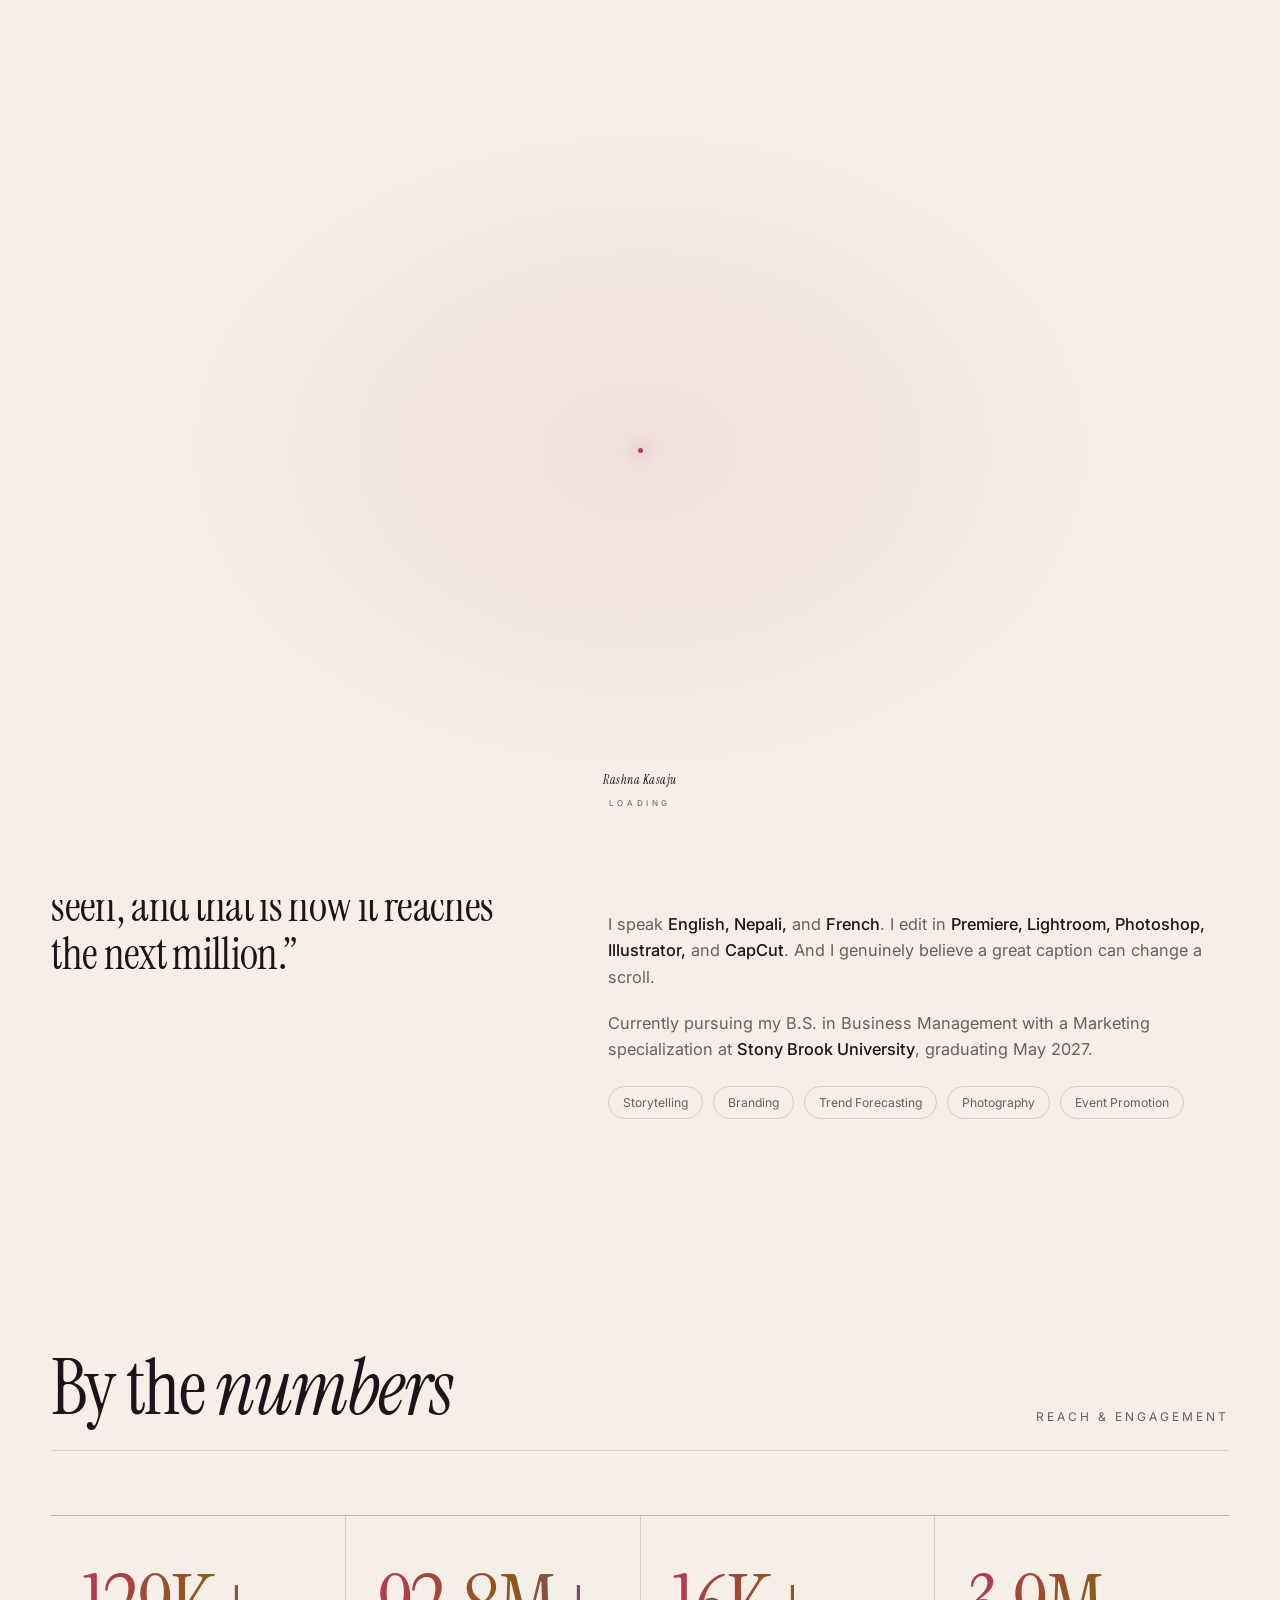
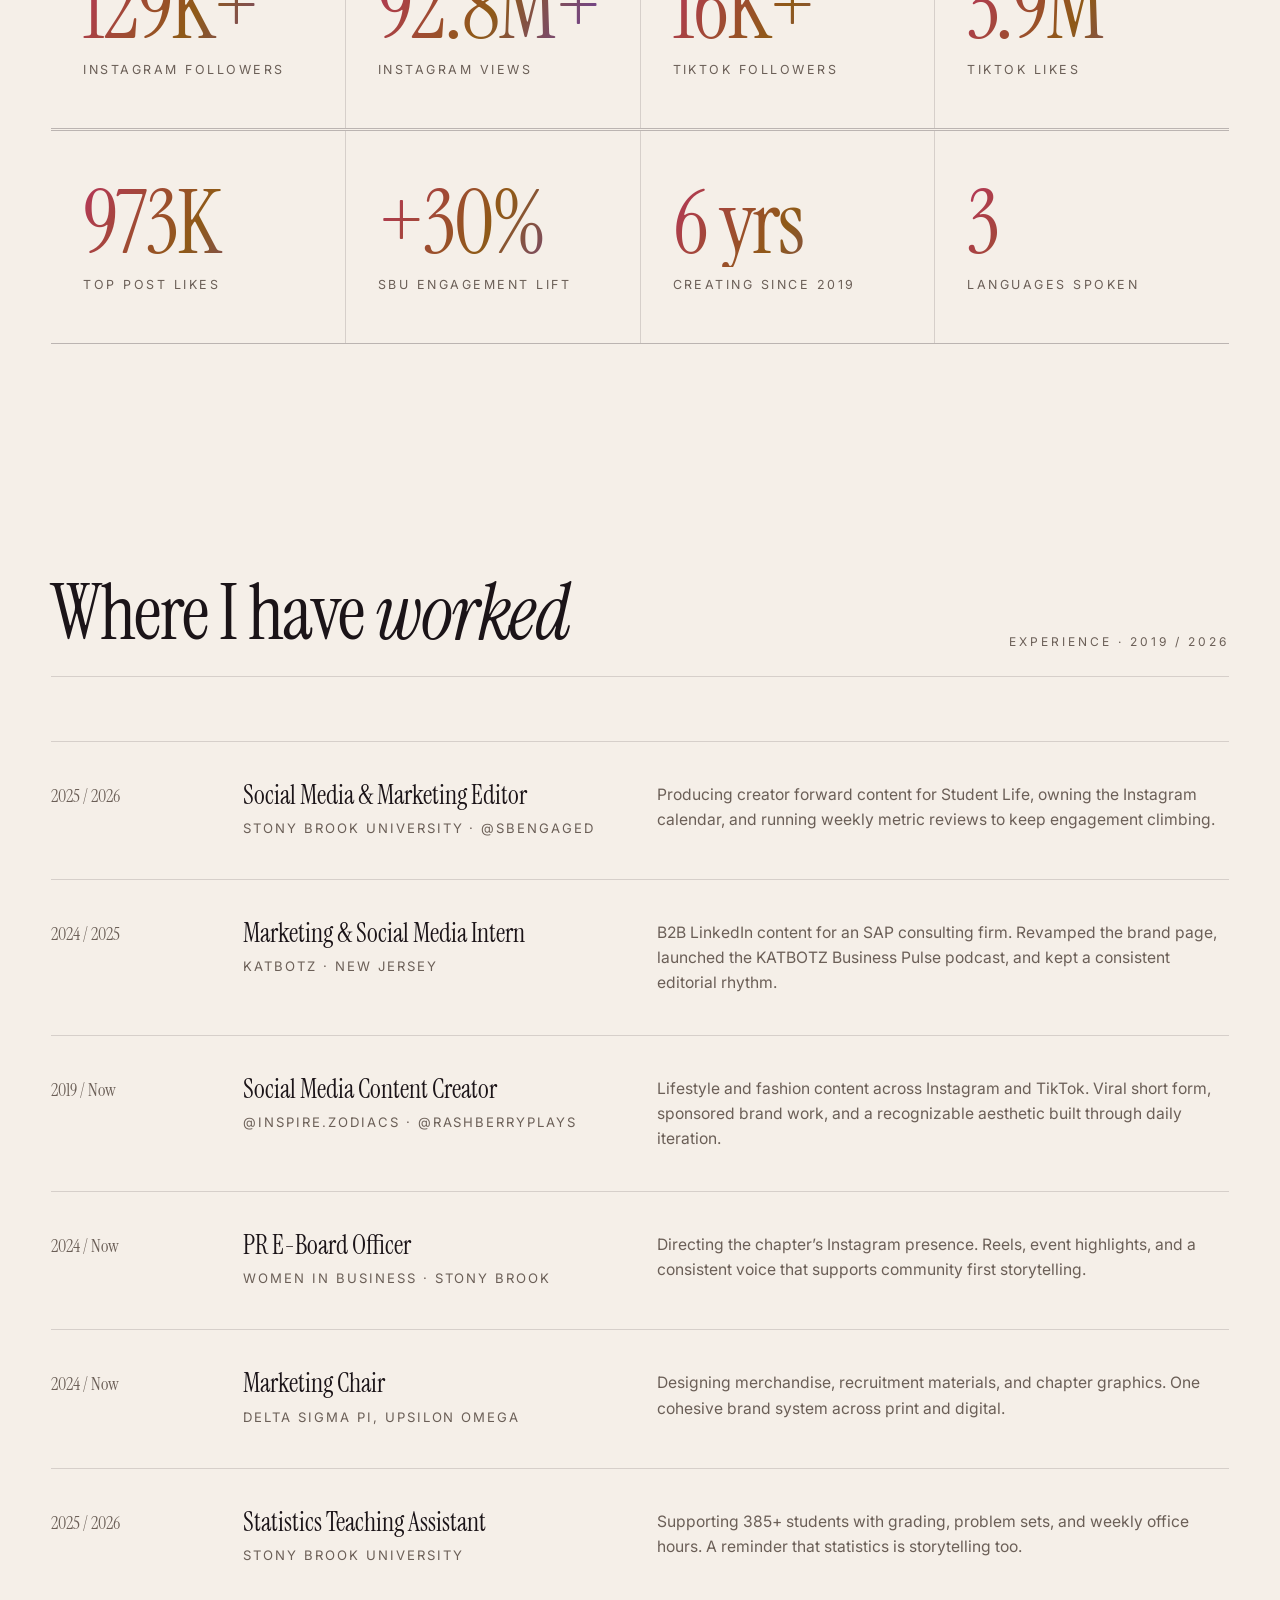
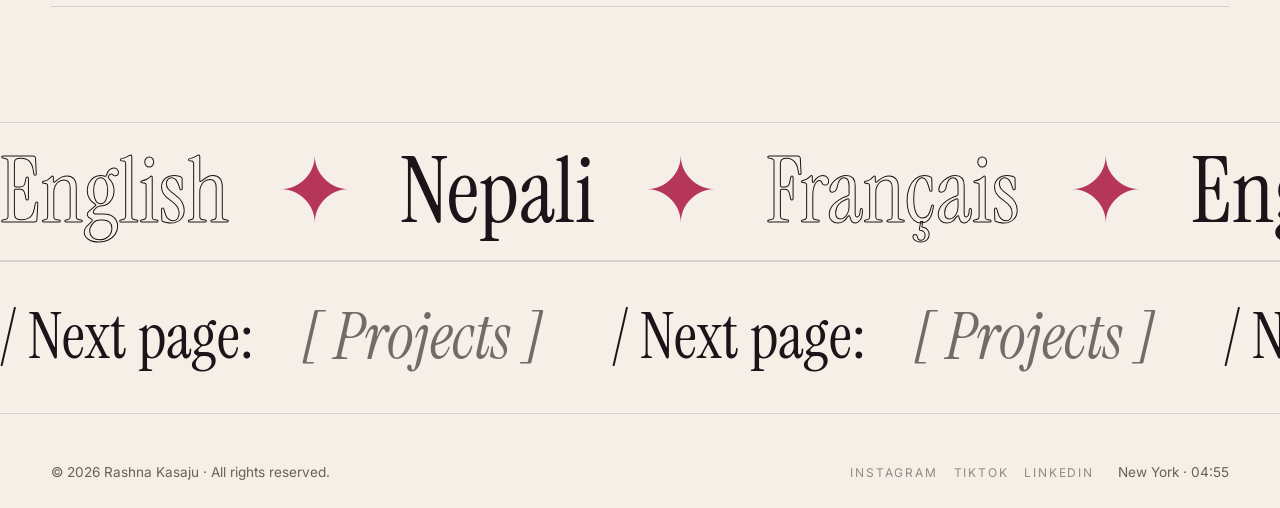
<file: about.html>
<!DOCTYPE html>
<html lang="en">
  <head>
    <meta charset="UTF-8" />
    <meta name="viewport" content="width=device-width, initial-scale=1.0" />
    <title>About / Rashna Kasaju</title>
    <meta
      name="description"
      content="About Rashna Kasaju. Content creator, digital marketer, marketing student at Stony Brook University."
    />
    <link rel="preconnect" href="https://fonts.googleapis.com" />
    <link rel="preconnect" href="https://fonts.gstatic.com" crossorigin />
    <link
      href="https://fonts.googleapis.com/css2?family=Instrument+Serif:ital@0;1&family=Inter:wght@300;400;500;600&display=swap"
      rel="stylesheet"
    />
    <link rel="stylesheet" href="assets/css/styles.css" />
  </head>
  <body>
    <div id="loader">
      <div class="loader-stage">
        <span class="loader-ripple"></span>
        <span class="loader-ripple"></span>
        <span class="loader-ripple"></span>
        <span class="loader-ripple"></span>
        <span class="loader-core"></span>
      </div>
      <div class="loader-mark">Rashna Kasaju</div>
    </div>

    <div class="noise" aria-hidden="true"></div>

    <nav class="nav">
      <a class="brand" href="index.html">
        <span class="dot"></span> Rashna K.
      </a>
      <button class="nav-toggle" aria-label="Menu">
        <span></span><span></span><span></span>
      </button>
      <ul class="nav-links">
        <li><a href="index.html">Home</a></li>
        <li><a href="about.html" class="active">About</a></li>
        <li><a href="projects.html">Projects</a></li>
        <li><a href="contact.html">Contact</a></li>
        <li>
          <button class="theme-toggle" aria-label="Toggle theme">
            <span class="icon"></span>
            <span class="label">Dark</span>
          </button>
        </li>
      </ul>
    </nav>

    <!-- ============ HERO ============ -->
    <header class="hero container">
      <div class="eyebrow overline">About &middot; The Story Behind the Feed</div>

      <h1 class="display">
        <span class="line"><span>Part storyteller,</span></span>
        <span class="line"><span>part <em class="italic">strategist</em>.</span></span>
      </h1>

      <div class="sub">
        <p>
          I have been making the internet feel a little more personal since 2019.
          Turning aesthetics, trends, and cultural moments into content that
          <em class="italic">actually</em> connects.
        </p>
        <div class="role">B.S. Marketing &middot; Stony Brook &middot; '27</div>
      </div>
    </header>

    <!-- ============ BIO ============ -->
    <section class="section container">
      <div class="about-grid">
        <div class="lead reveal">
          &ldquo;Great content is not loud.
          It is <em class="italic">specific</em>.
          It makes one person feel seen, and that is how it reaches the next million.&rdquo;
        </div>
        <div class="body reveal delay-1">
          <p>
            I am Rashna Kasaju, a content creator and marketing student based
            in New York. I run <strong>@inspire.zodiacs</strong> on Instagram
            (129K+ followers, 92.8M+ views) and <strong>@rashberryplays</strong>
            on TikTok, where lifestyle, fashion, and aesthetic short form come
            together.
          </p>
          <p>
            I speak <strong>English, Nepali,</strong> and <strong>French</strong>.
            I edit in <strong>Premiere, Lightroom, Photoshop, Illustrator,</strong>
            and <strong>CapCut</strong>. And I genuinely believe a great caption
            can change a scroll.
          </p>
          <p>
            Currently pursuing my B.S. in Business Management with a Marketing
            specialization at <strong>Stony Brook University</strong>, graduating
            May 2027.
          </p>
          <div class="tag-row" style="margin-top: 24px">
            <span class="tag">Storytelling</span>
            <span class="tag">Branding</span>
            <span class="tag">Trend Forecasting</span>
            <span class="tag">Photography</span>
            <span class="tag">Event Promotion</span>
          </div>
        </div>
      </div>
    </section>

    <!-- ============ BY THE NUMBERS ============ -->
    <section class="section container">
      <div class="section-head reveal">
        <h2>By the <em class="italic">numbers</em></h2>
        <div class="kicker">Reach &amp; Engagement</div>
      </div>

      <div class="stats">
        <div class="stat reveal">
          <div class="num">129K+</div>
          <div class="label">Instagram Followers</div>
        </div>
        <div class="stat reveal delay-1">
          <div class="num">92.8M+</div>
          <div class="label">Instagram Views</div>
        </div>
        <div class="stat reveal delay-2">
          <div class="num">16K+</div>
          <div class="label">TikTok Followers</div>
        </div>
        <div class="stat reveal delay-3">
          <div class="num">3.9M</div>
          <div class="label">TikTok Likes</div>
        </div>
      </div>

      <div class="stats" style="margin-top: 1px">
        <div class="stat reveal">
          <div class="num">973K</div>
          <div class="label">Top Post Likes</div>
        </div>
        <div class="stat reveal delay-1">
          <div class="num">+30%</div>
          <div class="label">SBU Engagement Lift</div>
        </div>
        <div class="stat reveal delay-2">
          <div class="num">6 yrs</div>
          <div class="label">Creating Since 2019</div>
        </div>
        <div class="stat reveal delay-3">
          <div class="num">3</div>
          <div class="label">Languages Spoken</div>
        </div>
      </div>
    </section>

    <!-- ============ EXPERIENCE TIMELINE ============ -->
    <section class="section container">
      <div class="section-head reveal">
        <h2>Where I have <em class="italic">worked</em></h2>
        <div class="kicker">Experience &middot; 2019 / 2026</div>
      </div>

      <div class="timeline">
        <div class="timeline-item reveal">
          <div class="year">2025 / 2026</div>
          <div>
            <h3>Social Media &amp; Marketing Editor</h3>
            <div class="company">Stony Brook University &middot; @SBEngaged</div>
          </div>
          <div class="desc">
            <p>
              Producing creator forward content for Student Life, owning the
              Instagram calendar, and running weekly metric reviews to keep
              engagement climbing.
            </p>
          </div>
        </div>

        <div class="timeline-item reveal">
          <div class="year">2024 / 2025</div>
          <div>
            <h3>Marketing &amp; Social Media Intern</h3>
            <div class="company">KATBOTZ &middot; New Jersey</div>
          </div>
          <div class="desc">
            <p>
              B2B LinkedIn content for an SAP consulting firm. Revamped the
              brand page, launched the KATBOTZ Business Pulse podcast, and kept
              a consistent editorial rhythm.
            </p>
          </div>
        </div>

        <div class="timeline-item reveal">
          <div class="year">2019 / Now</div>
          <div>
            <h3>Social Media Content Creator</h3>
            <div class="company">@inspire.zodiacs &middot; @rashberryplays</div>
          </div>
          <div class="desc">
            <p>
              Lifestyle and fashion content across Instagram and TikTok. Viral
              short form, sponsored brand work, and a recognizable aesthetic
              built through daily iteration.
            </p>
          </div>
        </div>

        <div class="timeline-item reveal">
          <div class="year">2024 / Now</div>
          <div>
            <h3>PR E-Board Officer</h3>
            <div class="company">Women In Business &middot; Stony Brook</div>
          </div>
          <div class="desc">
            <p>
              Directing the chapter&rsquo;s Instagram presence. Reels, event
              highlights, and a consistent voice that supports community first
              storytelling.
            </p>
          </div>
        </div>

        <div class="timeline-item reveal">
          <div class="year">2024 / Now</div>
          <div>
            <h3>Marketing Chair</h3>
            <div class="company">Delta Sigma Pi, Upsilon Omega</div>
          </div>
          <div class="desc">
            <p>
              Designing merchandise, recruitment materials, and chapter
              graphics. One cohesive brand system across print and digital.
            </p>
          </div>
        </div>

        <div class="timeline-item reveal">
          <div class="year">2025 / 2026</div>
          <div>
            <h3>Statistics Teaching Assistant</h3>
            <div class="company">Stony Brook University</div>
          </div>
          <div class="desc">
            <p>
              Supporting 385+ students with grading, problem sets, and weekly
              office hours. A reminder that statistics is storytelling too.
            </p>
          </div>
        </div>
      </div>
    </section>

    <!-- ============ LANGUAGES MARQUEE ============ -->
    <section class="marquee" aria-hidden="true">
      <div class="marquee-track">
        <span class="outline">English</span>
        <span class="spacer">&#10022;</span>
        <span>Nepali</span>
        <span class="spacer">&#10022;</span>
        <span class="outline">Fran&ccedil;ais</span>
        <span class="spacer">&#10022;</span>
        <span>English</span>
        <span class="spacer">&#10022;</span>
        <span class="outline">Nepali</span>
        <span class="spacer">&#10022;</span>
        <span>Fran&ccedil;ais</span>
        <span class="spacer">&#10022;</span>
      </div>
    </section>

    <!-- ============ PAGE TRANSITION ============ -->
    <div class="page-transition" aria-hidden="true">
      <a href="projects.html">
        / Next page: <span>[ Projects ]</span>
        &nbsp;&nbsp;/ Next page: <span>[ Projects ]</span>
        &nbsp;&nbsp;/ Next page: <span>[ Projects ]</span>
        &nbsp;&nbsp;/ Next page: <span>[ Projects ]</span>
        &nbsp;&nbsp;/ Next page: <span>[ Projects ]</span>
      </a>
    </div>

    <footer>
      <div class="container footer-grid">
        <div>&copy; 2026 Rashna Kasaju &middot; All rights reserved.</div>
        <div class="socials">
          <a href="https://www.instagram.com/inspire.zodiacs/" target="_blank" rel="noopener">Instagram</a>
          <a href="https://www.tiktok.com/@rashberryplays" target="_blank" rel="noopener">TikTok</a>
          <a href="https://linkedin.com/in/rashna-kasaju/" target="_blank" rel="noopener">LinkedIn</a>
        </div>
        <div>New York &middot; <span data-clock>--:--</span></div>
      </div>
    </footer>

    <script src="assets/js/main.js"></script>
  </body>
</html>
</file>
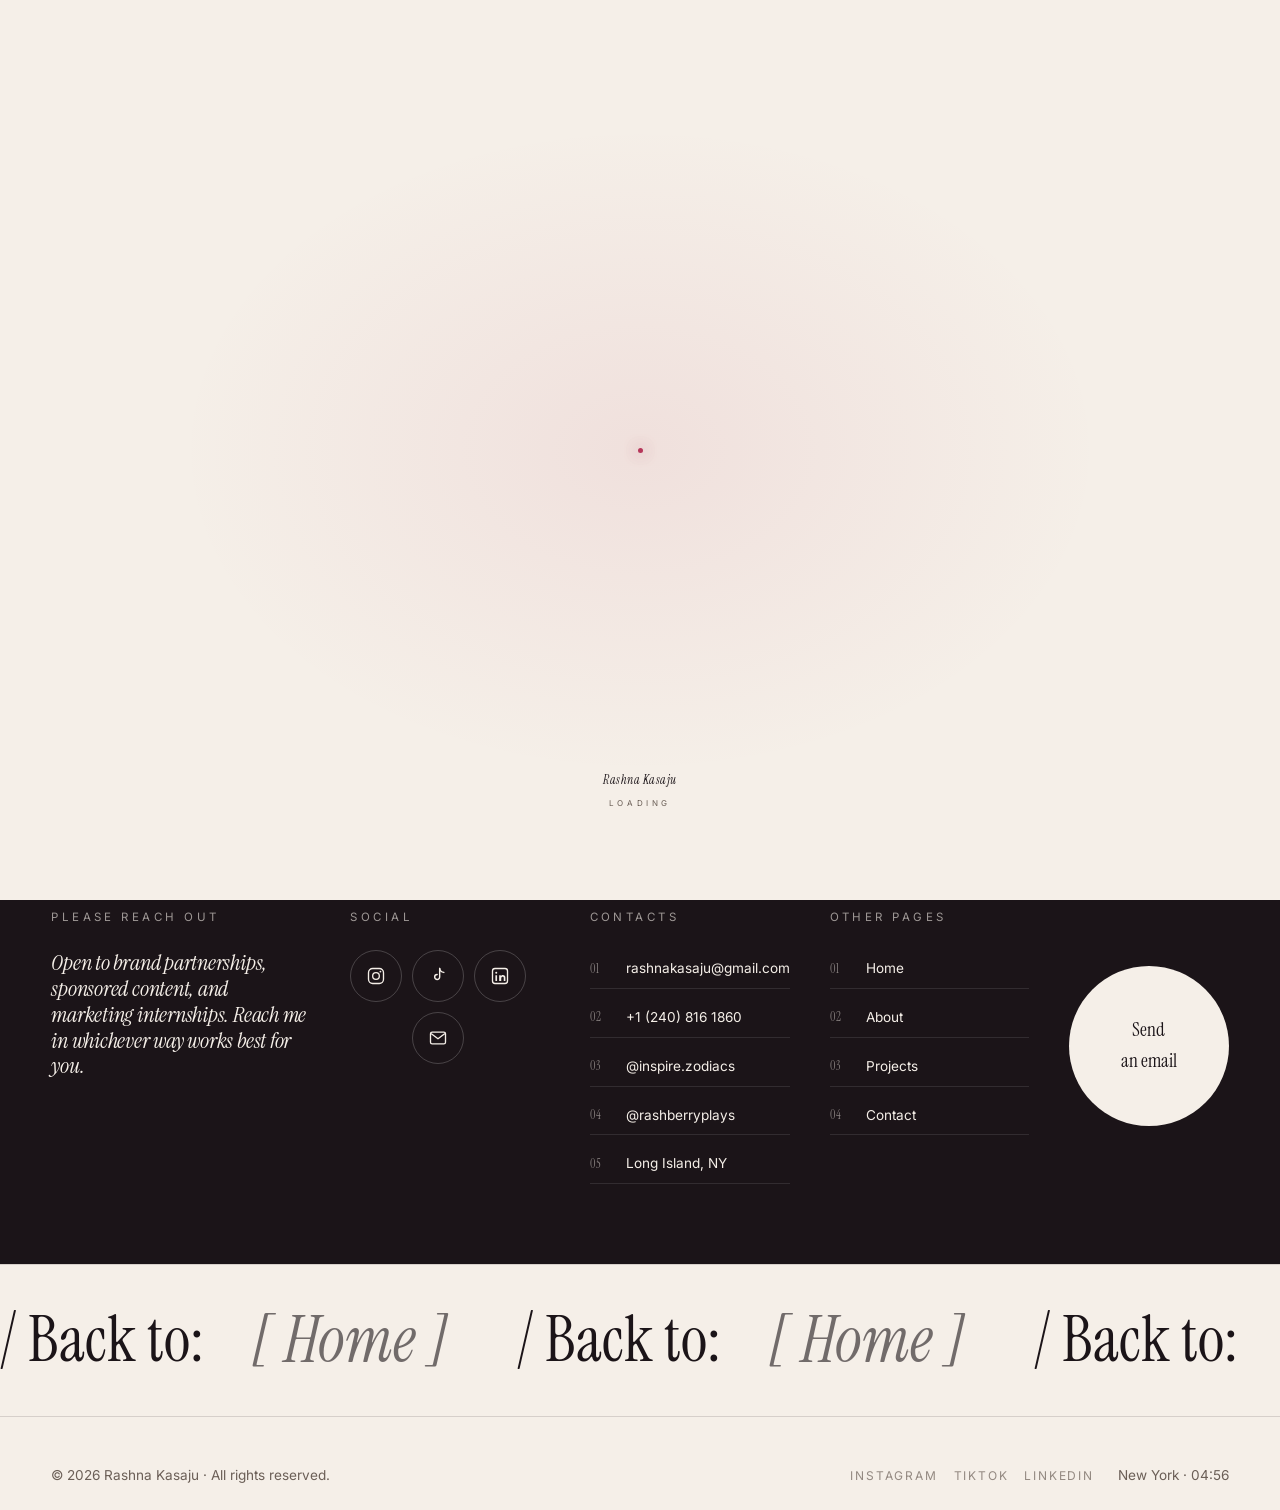
<file: contact.html>
<!DOCTYPE html>
<html lang="en">
  <head>
    <meta charset="UTF-8" />
    <meta name="viewport" content="width=device-width, initial-scale=1.0" />
    <title>Contact / Rashna Kasaju</title>
    <meta
      name="description"
      content="Get in touch with Rashna Kasaju for brand partnerships, content creation, and social strategy inquiries."
    />
    <link rel="preconnect" href="https://fonts.googleapis.com" />
    <link rel="preconnect" href="https://fonts.gstatic.com" crossorigin />
    <link
      href="https://fonts.googleapis.com/css2?family=Instrument+Serif:ital@0;1&family=Inter:wght@300;400;500;600&display=swap"
      rel="stylesheet"
    />
    <link rel="stylesheet" href="assets/css/styles.css" />
  </head>
  <body>
    <div id="loader">
      <div class="loader-stage">
        <span class="loader-ripple"></span>
        <span class="loader-ripple"></span>
        <span class="loader-ripple"></span>
        <span class="loader-ripple"></span>
        <span class="loader-core"></span>
      </div>
      <div class="loader-mark">Rashna Kasaju</div>
    </div>

    <div class="noise" aria-hidden="true"></div>

    <nav class="nav">
      <a class="brand" href="index.html">
        <span class="dot"></span> Rashna K.
      </a>
      <button class="nav-toggle" aria-label="Menu">
        <span></span><span></span><span></span>
      </button>
      <ul class="nav-links">
        <li><a href="index.html">Home</a></li>
        <li><a href="about.html">About</a></li>
        <li><a href="projects.html">Projects</a></li>
        <li><a href="contact.html" class="active">Contact</a></li>
        <li>
          <button class="theme-toggle" aria-label="Toggle theme">
            <span class="icon"></span>
            <span class="label">Dark</span>
          </button>
        </li>
      </ul>
    </nav>

    <!-- ============ CONTACT HERO with floating cards ============ -->
    <header class="contact-hero">
      <div class="business-card c1">
        <div>
          <div class="bc-name">Rashna<br />Kasaju</div>
          <div class="bc-role">Content Creator</div>
        </div>
        <div class="bc-info">
          rashnakasaju@gmail.com<br />
          @inspire.zodiacs
        </div>
      </div>

      <div class="business-card c2 alt">
        <div>
          <div class="bc-name">Rashna<br />Kasaju</div>
          <div class="bc-role">Digital Marketer</div>
        </div>
        <div class="bc-info">
          +1 (240) 816&middot;1860<br />
          Long Island, NY
        </div>
      </div>

      <div class="business-card c3">
        <div>
          <div class="bc-name">Rashna<br />Kasaju</div>
          <div class="bc-role">Storyteller</div>
        </div>
        <div class="bc-info">
          linkedin.com/in/rashna-kasaju<br />
          @rashberryplays
        </div>
      </div>

      <h1 class="giant">
        Get in<br /><em>touch</em>
      </h1>
    </header>

    <!-- ============ CONTACT BAND ============ -->
    <section class="contact-band">
      <div class="container">
        <div>
          <h4>Please reach out</h4>
          <div class="intro-blurb">
            Open to brand partnerships, sponsored content, and marketing
            internships. Reach me in whichever way works best for you.
          </div>
        </div>

        <div>
          <h4>Social</h4>
          <div class="socials-row">
            <a
              class="social-btn"
              href="https://www.instagram.com/inspire.zodiacs/"
              target="_blank"
              rel="noopener"
              aria-label="Instagram"
              title="Instagram"
            >
              <svg viewBox="0 0 24 24" fill="none" aria-hidden="true">
                <rect x="3" y="3" width="18" height="18" rx="5" stroke="currentColor" stroke-width="1.6"/>
                <circle cx="12" cy="12" r="4" stroke="currentColor" stroke-width="1.6"/>
                <circle cx="17.3" cy="6.7" r="1.1" fill="currentColor"/>
              </svg>
            </a>
            <a
              class="social-btn"
              href="https://www.tiktok.com/@rashberryplays"
              target="_blank"
              rel="noopener"
              aria-label="TikTok"
              title="TikTok"
            >
              <svg viewBox="0 0 24 24" fill="none" aria-hidden="true">
                <path d="M14 3v10.2a3 3 0 1 1-3-3" stroke="currentColor" stroke-width="1.7" stroke-linecap="round" stroke-linejoin="round"/>
                <path d="M14 3c.4 2.6 2 4.4 5 4.7" stroke="currentColor" stroke-width="1.7" stroke-linecap="round" stroke-linejoin="round"/>
              </svg>
            </a>
            <a
              class="social-btn"
              href="https://linkedin.com/in/rashna-kasaju/"
              target="_blank"
              rel="noopener"
              aria-label="LinkedIn"
              title="LinkedIn"
            >
              <svg viewBox="0 0 24 24" fill="none" aria-hidden="true">
                <rect x="3" y="3" width="18" height="18" rx="3" stroke="currentColor" stroke-width="1.6"/>
                <circle cx="7.5" cy="8" r="1.2" fill="currentColor"/>
                <path d="M6.5 11h2v7h-2zM11 11h2v1.1c.5-.7 1.4-1.3 2.5-1.3 1.9 0 3 1.2 3 3.2V18h-2v-3.6c0-1-.4-1.6-1.4-1.6s-1.6.7-1.6 1.8V18h-2.5v-7z" fill="currentColor"/>
              </svg>
            </a>
            <a
              class="social-btn"
              href="mailto:rashnakasaju@gmail.com"
              aria-label="Email"
              title="Email"
            >
              <svg viewBox="0 0 24 24" fill="none" aria-hidden="true">
                <rect x="3" y="5" width="18" height="14" rx="2" stroke="currentColor" stroke-width="1.6"/>
                <path d="M4 7l8 6 8-6" stroke="currentColor" stroke-width="1.6" stroke-linecap="round" stroke-linejoin="round"/>
              </svg>
            </a>
          </div>
        </div>

        <div>
          <h4>Contacts</h4>
          <div class="contact-list">
            <div class="row">
              <div class="idx">01</div>
              <div>
                <a href="mailto:rashnakasaju@gmail.com">rashnakasaju@gmail.com</a>
              </div>
            </div>
            <div class="row">
              <div class="idx">02</div>
              <div><a href="tel:+12408161860">+1 (240) 816 1860</a></div>
            </div>
            <div class="row">
              <div class="idx">03</div>
              <div>
                <a
                  href="https://www.instagram.com/inspire.zodiacs/"
                  target="_blank"
                  rel="noopener"
                >
                  @inspire.zodiacs
                </a>
              </div>
            </div>
            <div class="row">
              <div class="idx">04</div>
              <div>
                <a
                  href="https://www.tiktok.com/@rashberryplays"
                  target="_blank"
                  rel="noopener"
                >
                  @rashberryplays
                </a>
              </div>
            </div>
            <div class="row">
              <div class="idx">05</div>
              <div>Long Island, NY</div>
            </div>
          </div>
        </div>

        <div>
          <h4>Other pages</h4>
          <div class="contact-list">
            <div class="row">
              <div class="idx">01</div>
              <div><a href="index.html">Home</a></div>
            </div>
            <div class="row">
              <div class="idx">02</div>
              <div><a href="about.html">About</a></div>
            </div>
            <div class="row">
              <div class="idx">03</div>
              <div><a href="projects.html">Projects</a></div>
            </div>
            <div class="row">
              <div class="idx">04</div>
              <div><a href="contact.html">Contact</a></div>
            </div>
          </div>
        </div>

        <a class="send-btn" href="mailto:rashnakasaju@gmail.com?subject=Hello%20Rashna">
          Send<br />an email
        </a>
      </div>
    </section>

    <!-- ============ PAGE TRANSITION ============ -->
    <div class="page-transition" aria-hidden="true">
      <a href="index.html">
        / Back to: <span>[ Home ]</span>
        &nbsp;&nbsp;/ Back to: <span>[ Home ]</span>
        &nbsp;&nbsp;/ Back to: <span>[ Home ]</span>
        &nbsp;&nbsp;/ Back to: <span>[ Home ]</span>
        &nbsp;&nbsp;/ Back to: <span>[ Home ]</span>
      </a>
    </div>

    <footer>
      <div class="container footer-grid">
        <div>&copy; 2026 Rashna Kasaju &middot; All rights reserved.</div>
        <div class="socials">
          <a href="https://www.instagram.com/inspire.zodiacs/" target="_blank" rel="noopener">Instagram</a>
          <a href="https://www.tiktok.com/@rashberryplays" target="_blank" rel="noopener">TikTok</a>
          <a href="https://linkedin.com/in/rashna-kasaju/" target="_blank" rel="noopener">LinkedIn</a>
        </div>
        <div>New York &middot; <span data-clock>--:--</span></div>
      </div>
    </footer>

    <script src="assets/js/main.js"></script>
  </body>
</html>
</file>
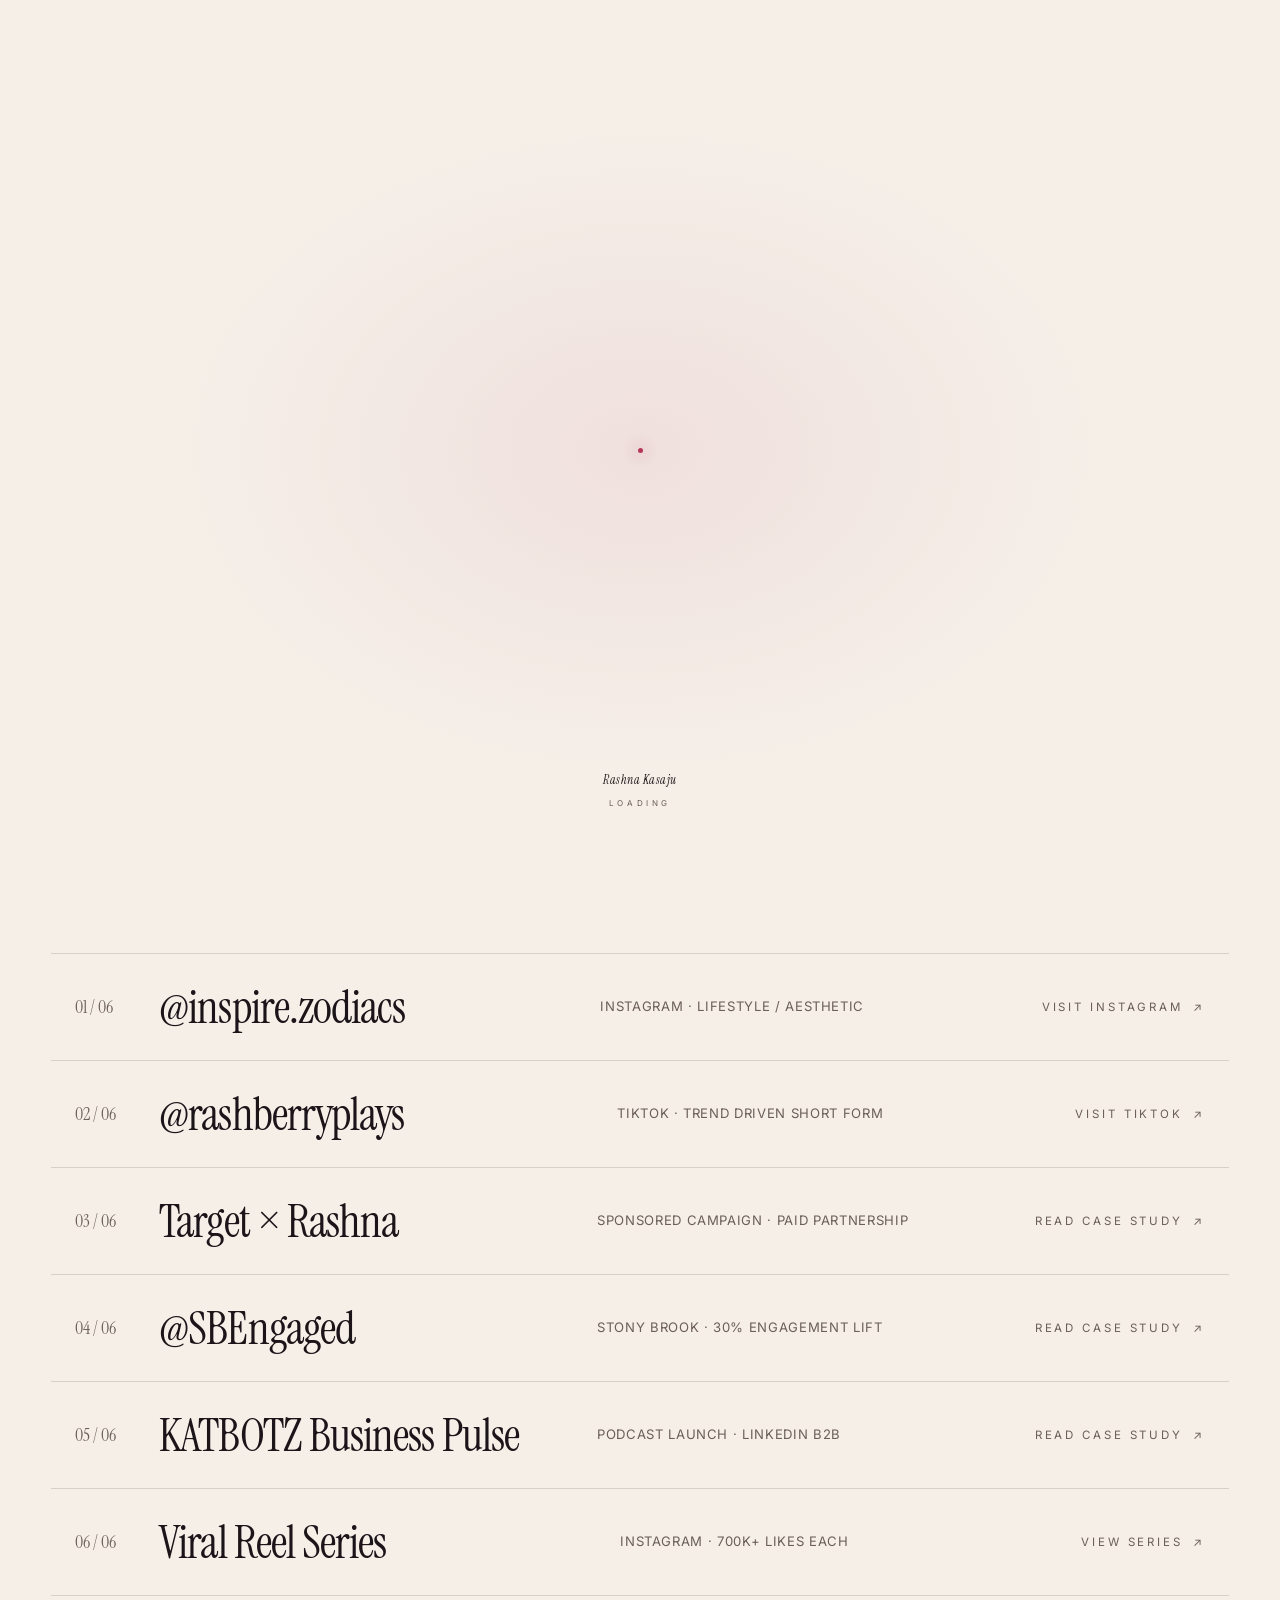
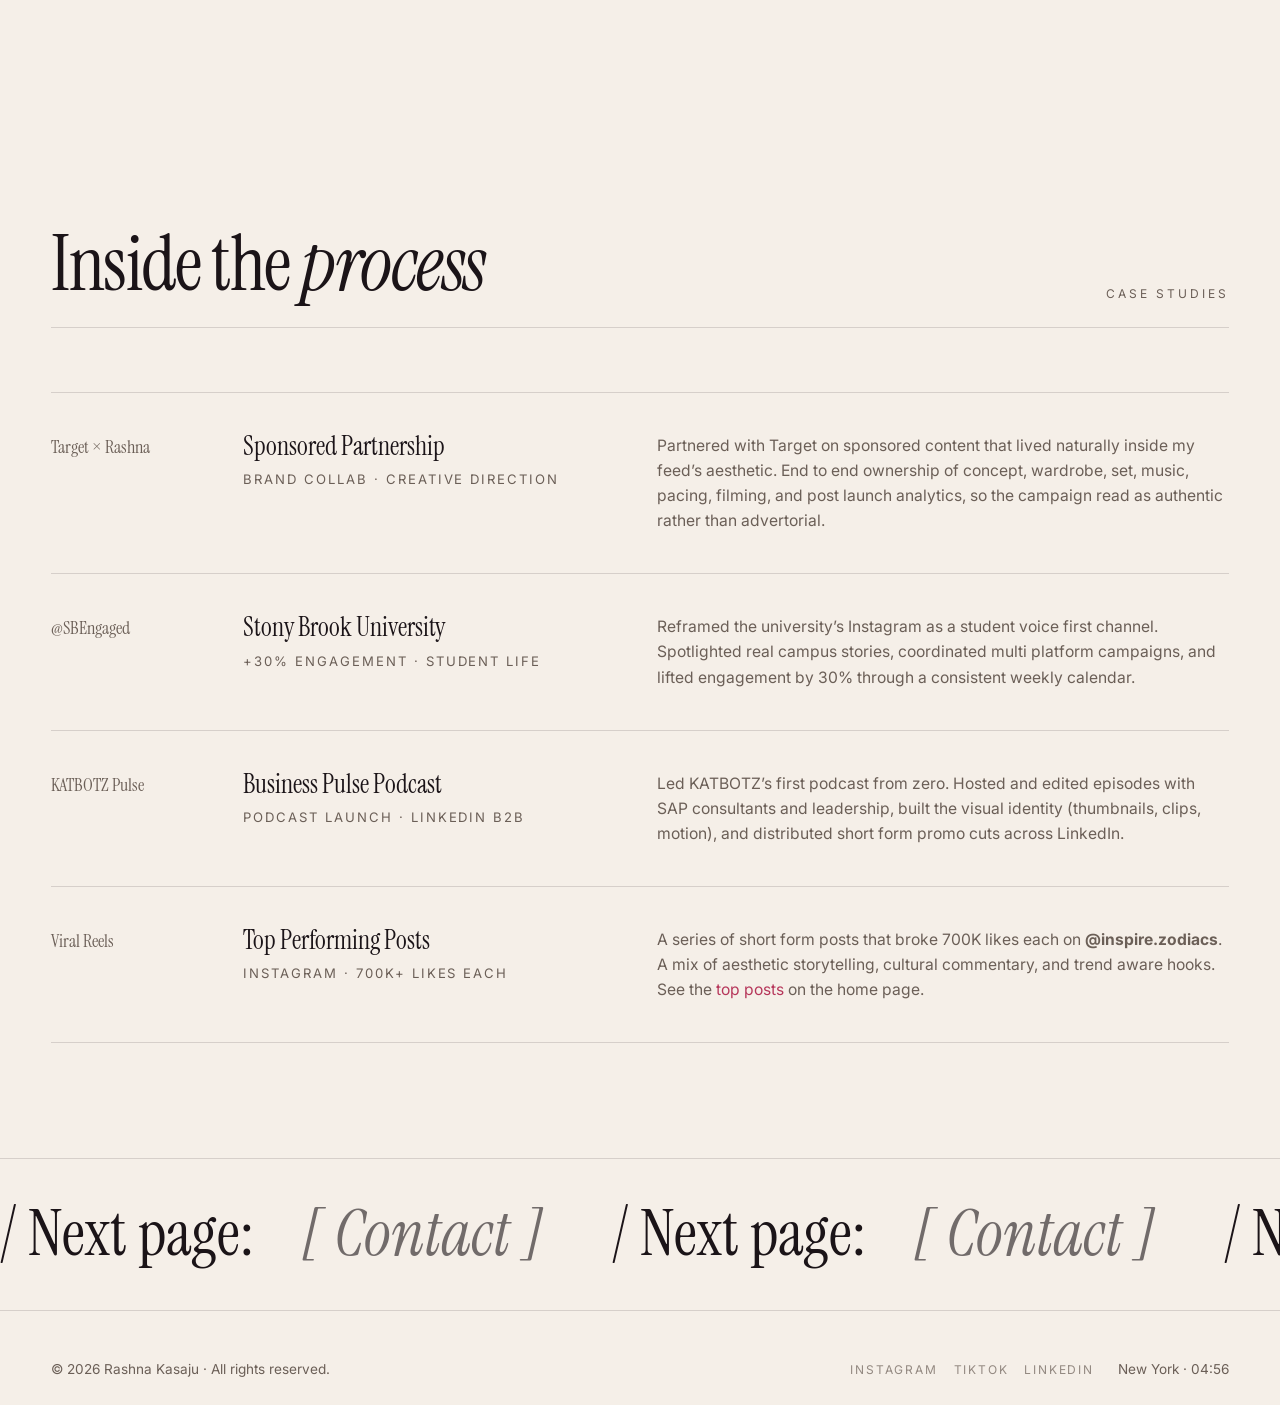
<file: projects.html>
<!DOCTYPE html>
<html lang="en">
  <head>
    <meta charset="UTF-8" />
    <meta name="viewport" content="width=device-width, initial-scale=1.0" />
    <title>Projects / Rashna Kasaju</title>
    <meta
      name="description"
      content="Creative projects and brand collaborations by Rashna Kasaju. Instagram, TikTok, sponsored work, and campaigns."
    />
    <link rel="preconnect" href="https://fonts.googleapis.com" />
    <link rel="preconnect" href="https://fonts.gstatic.com" crossorigin />
    <link
      href="https://fonts.googleapis.com/css2?family=Instrument+Serif:ital@0;1&family=Inter:wght@300;400;500;600&display=swap"
      rel="stylesheet"
    />
    <link rel="stylesheet" href="assets/css/styles.css" />
  </head>
  <body>
    <div id="loader">
      <div class="loader-stage">
        <span class="loader-ripple"></span>
        <span class="loader-ripple"></span>
        <span class="loader-ripple"></span>
        <span class="loader-ripple"></span>
        <span class="loader-core"></span>
      </div>
      <div class="loader-mark">Rashna Kasaju</div>
    </div>

    <div class="noise" aria-hidden="true"></div>

    <nav class="nav">
      <a class="brand" href="index.html">
        <span class="dot"></span> Rashna K.
      </a>
      <button class="nav-toggle" aria-label="Menu">
        <span></span><span></span><span></span>
      </button>
      <ul class="nav-links">
        <li><a href="index.html">Home</a></li>
        <li><a href="about.html">About</a></li>
        <li><a href="projects.html" class="active">Projects</a></li>
        <li><a href="contact.html">Contact</a></li>
        <li>
          <button class="theme-toggle" aria-label="Toggle theme">
            <span class="icon"></span>
            <span class="label">Dark</span>
          </button>
        </li>
      </ul>
    </nav>

    <!-- ============ HERO ============ -->
    <header class="hero container">
      <div class="eyebrow overline">Projects &middot; Creative Work &amp; Collaborations</div>

      <h1 class="display">
        <span class="line"><span>A look at</span></span>
        <span class="line"><span>what I <em class="italic">make</em>.</span></span>
      </h1>

      <div class="sub">
        <p>
          A curated selection of campaigns, content series, and brand
          collaborations. From personal accounts with six figure followings
          to paid partnerships and multi platform campaigns.
        </p>
        <div class="role">Click through to explore</div>
      </div>
    </header>

    <!-- ============ PROJECT LIST ============ -->
    <section class="section container">
      <div class="section-head reveal">
        <h2>Projects &amp; <em class="italic">campaigns</em></h2>
        <div class="kicker">2019 &rarr; 2026</div>
      </div>

      <div class="projects">
        <a class="project reveal" href="https://www.instagram.com/inspire.zodiacs/" target="_blank" rel="noopener">
          <span class="num">01 / 06</span>
          <span class="title">@inspire.zodiacs</span>
          <span class="meta">Instagram &middot; Lifestyle / Aesthetic</span>
          <span class="cta">Visit Instagram</span>
        </a>

        <a class="project reveal" href="https://www.tiktok.com/@rashberryplays" target="_blank" rel="noopener">
          <span class="num">02 / 06</span>
          <span class="title">@rashberryplays</span>
          <span class="meta">TikTok &middot; Trend Driven Short Form</span>
          <span class="cta">Visit TikTok</span>
        </a>

        <a class="project reveal" href="#target">
          <span class="num">03 / 06</span>
          <span class="title">Target &times; Rashna</span>
          <span class="meta">Sponsored Campaign &middot; Paid Partnership</span>
          <span class="cta">Read case study</span>
        </a>

        <a class="project reveal" href="#sbu">
          <span class="num">04 / 06</span>
          <span class="title">@SBEngaged</span>
          <span class="meta">Stony Brook &middot; 30% Engagement Lift</span>
          <span class="cta">Read case study</span>
        </a>

        <a class="project reveal" href="#pulse">
          <span class="num">05 / 06</span>
          <span class="title">KATBOTZ Business Pulse</span>
          <span class="meta">Podcast Launch &middot; LinkedIn B2B</span>
          <span class="cta">Read case study</span>
        </a>

        <a class="project reveal" href="#viral">
          <span class="num">06 / 06</span>
          <span class="title">Viral Reel Series</span>
          <span class="meta">Instagram &middot; 700K+ likes each</span>
          <span class="cta">View series</span>
        </a>
      </div>
    </section>

    <!-- ============ CASE STUDIES (only 3, no overlap with About roles) ============ -->
    <section class="section container">
      <div class="section-head reveal">
        <h2>Inside the <em class="italic">process</em></h2>
        <div class="kicker">Case Studies</div>
      </div>

      <div class="timeline">
        <div class="timeline-item reveal" id="target">
          <div class="year">Target &times; Rashna</div>
          <div>
            <h3>Sponsored Partnership</h3>
            <div class="company">Brand Collab &middot; Creative Direction</div>
          </div>
          <div class="desc">
            <p>
              Partnered with Target on sponsored content that lived naturally
              inside my feed&rsquo;s aesthetic. End to end ownership of concept,
              wardrobe, set, music, pacing, filming, and post launch analytics,
              so the campaign read as authentic rather than advertorial.
            </p>
          </div>
        </div>

        <div class="timeline-item reveal" id="sbu">
          <div class="year">@SBEngaged</div>
          <div>
            <h3>Stony Brook University</h3>
            <div class="company">+30% Engagement &middot; Student Life</div>
          </div>
          <div class="desc">
            <p>
              Reframed the university&rsquo;s Instagram as a student voice
              first channel. Spotlighted real campus stories, coordinated multi
              platform campaigns, and lifted engagement by 30% through a
              consistent weekly calendar.
            </p>
          </div>
        </div>

        <div class="timeline-item reveal" id="pulse">
          <div class="year">KATBOTZ Pulse</div>
          <div>
            <h3>Business Pulse Podcast</h3>
            <div class="company">Podcast Launch &middot; LinkedIn B2B</div>
          </div>
          <div class="desc">
            <p>
              Led KATBOTZ&rsquo;s first podcast from zero. Hosted and edited
              episodes with SAP consultants and leadership, built the visual
              identity (thumbnails, clips, motion), and distributed short form
              promo cuts across LinkedIn.
            </p>
          </div>
        </div>

        <div class="timeline-item reveal" id="viral">
          <div class="year">Viral Reels</div>
          <div>
            <h3>Top Performing Posts</h3>
            <div class="company">Instagram &middot; 700K+ likes each</div>
          </div>
          <div class="desc">
            <p>
              A series of short form posts that broke 700K likes each on
              <strong>@inspire.zodiacs</strong>. A mix of aesthetic
              storytelling, cultural commentary, and trend aware hooks.
              See the <a href="index.html#top-posts" style="color: var(--accent)">top posts</a> on the home page.
            </p>
          </div>
        </div>
      </div>
    </section>

    <!-- ============ PAGE TRANSITION ============ -->
    <div class="page-transition" aria-hidden="true">
      <a href="contact.html">
        / Next page: <span>[ Contact ]</span>
        &nbsp;&nbsp;/ Next page: <span>[ Contact ]</span>
        &nbsp;&nbsp;/ Next page: <span>[ Contact ]</span>
        &nbsp;&nbsp;/ Next page: <span>[ Contact ]</span>
      </a>
    </div>

    <footer>
      <div class="container footer-grid">
        <div>&copy; 2026 Rashna Kasaju &middot; All rights reserved.</div>
        <div class="socials">
          <a href="https://www.instagram.com/inspire.zodiacs/" target="_blank" rel="noopener">Instagram</a>
          <a href="https://www.tiktok.com/@rashberryplays" target="_blank" rel="noopener">TikTok</a>
          <a href="https://linkedin.com/in/rashna-kasaju/" target="_blank" rel="noopener">LinkedIn</a>
        </div>
        <div>New York &middot; <span data-clock>--:--</span></div>
      </div>
    </footer>

    <script src="assets/js/main.js"></script>
  </body>
</html>
</file>
<file: assets/css/styles.css>
/* =========================================================
   RASHNA KASAJU - Personal Site
   ========================================================= */

/* ---------- RESET ---------- */
*,
*::before,
*::after {
  box-sizing: border-box;
  margin: 0;
  padding: 0;
}

html {
  scroll-behavior: smooth;
  -webkit-font-smoothing: antialiased;
  -moz-osx-font-smoothing: grayscale;
}

body {
  font-family: "Inter", system-ui, sans-serif;
  background: var(--bg);
  color: var(--fg);
  font-size: 16px;
  line-height: 1.6;
  overflow-x: hidden;
  transition: background 0.45s ease, color 0.45s ease;
}

a {
  color: inherit;
  text-decoration: none;
}

img,
svg {
  display: block;
  max-width: 100%;
}

button {
  font-family: inherit;
  border: none;
  background: none;
  color: inherit;
  cursor: pointer;
}

ul {
  list-style: none;
}

/* ---------- THEME TOKENS (LIGHT is default) ---------- */
:root {
  --bg: #f5efe8;
  --bg-elev: #ebe3d9;
  --fg: #1b1418;
  --fg-dim: #6b5f57;
  --line: rgba(27, 20, 24, 0.14);
  --accent: #b6365a;
  --accent-2: #8f5a17;
  --accent-3: #6a3eae;
  --shadow: 0 30px 60px rgba(50, 30, 40, 0.12);
  --grad-text: linear-gradient(
    120deg,
    #b6365a 0%,
    #8f5a17 50%,
    #6a3eae 100%
  );
}

body.dark {
  --bg: #0e0b10;
  --bg-elev: #161216;
  --fg: #f3ebe4;
  --fg-dim: #9a8e86;
  --line: rgba(243, 235, 228, 0.1);
  --accent: #f2a9b3;
  --accent-2: #d8b48a;
  --accent-3: #b88bd8;
  --shadow: 0 30px 60px rgba(0, 0, 0, 0.45);
  --grad-text: linear-gradient(
    120deg,
    #f2a9b3 0%,
    #d8b48a 50%,
    #b88bd8 100%
  );
}

/* ---------- THEME DISSOLVE TRANSITION ---------- */
.theme-dissolve {
  position: fixed;
  inset: 0;
  z-index: 9998;
  background: #fff;
  opacity: 0;
  pointer-events: none;
  transition: opacity 0.45s ease-in-out;
  will-change: opacity;
}

.theme-dissolve.to-dark {
  background: #000;
}

.theme-dissolve.show {
  opacity: 1;
}

/* ---------- TYPOGRAPHY ---------- */
.display {
  font-family: "Instrument Serif", "Cormorant Garamond", serif;
  font-weight: 400;
  letter-spacing: -0.02em;
  line-height: 0.95;
}

.italic {
  font-style: italic;
}

.overline {
  font-family: "Inter", sans-serif;
  font-size: 0.72rem;
  text-transform: uppercase;
  letter-spacing: 0.3em;
  color: var(--fg-dim);
}

.gradient-text {
  background: var(--grad-text);
  -webkit-background-clip: text;
  background-clip: text;
  color: transparent;
}

/* ---------- LAYOUT ---------- */
.container {
  width: min(1320px, 92%);
  margin-inline: auto;
}

.section {
  padding: clamp(72px, 9vw, 140px) 0;
  position: relative;
}

/* ---------- LOADING SCREEN (circle ripple) ---------- */
#loader {
  position: fixed;
  inset: 0;
  z-index: 10000;
  background: radial-gradient(
      60% 60% at 50% 50%,
      color-mix(in srgb, var(--accent) 8%, transparent) 0%,
      transparent 60%
    ),
    var(--bg);
  display: flex;
  align-items: center;
  justify-content: center;
  transition: opacity 0.7s ease, visibility 0s linear 0.7s;
  overflow: hidden;
}

#loader.done {
  opacity: 0;
  visibility: hidden;
}

.loader-stage {
  position: relative;
  width: clamp(80px, 10vw, 120px);
  height: clamp(80px, 10vw, 120px);
  display: flex;
  align-items: center;
  justify-content: center;
}

.loader-ripple {
  position: absolute;
  inset: 0;
  border-radius: 50%;
  border: 1px solid var(--accent);
  opacity: 0;
  transform: scale(0.1);
  animation: ripple 2.2s cubic-bezier(0.22, 1, 0.36, 1) infinite;
}

.loader-ripple:nth-child(2) {
  animation-delay: 0.35s;
  border-color: var(--accent-2);
}

.loader-ripple:nth-child(3) {
  animation-delay: 0.7s;
  border-color: var(--accent-3);
}

.loader-ripple:nth-child(4) {
  animation-delay: 1.05s;
  border-color: var(--accent);
}

.loader-core {
  position: relative;
  width: 5px;
  height: 5px;
  border-radius: 50%;
  background: var(--accent);
  animation: corePulse 1.6s ease-in-out infinite;
  box-shadow: 0 0 14px color-mix(in srgb, var(--accent) 70%, transparent),
    0 0 28px color-mix(in srgb, var(--accent-2) 30%, transparent);
}

.loader-mark {
  position: absolute;
  bottom: clamp(60px, 10vh, 96px);
  left: 50%;
  transform: translateX(-50%);
  font-family: "Instrument Serif", serif;
  font-style: italic;
  font-size: 0.78rem;
  letter-spacing: 0.04em;
  color: var(--fg);
  opacity: 0;
  animation: markFade 1.4s ease 0.2s forwards;
  white-space: nowrap;
  text-align: center;
}

.loader-mark::after {
  content: "loading";
  display: block;
  margin-top: 6px;
  font-family: "Inter", sans-serif;
  font-style: normal;
  font-size: 0.5rem;
  letter-spacing: 0.45em;
  text-transform: uppercase;
  color: var(--fg-dim);
}

@keyframes ripple {
  0% {
    transform: scale(0.1);
    opacity: 0;
  }
  15% {
    opacity: 1;
  }
  100% {
    transform: scale(1);
    opacity: 0;
  }
}

@keyframes corePulse {
  0%,
  100% {
    transform: scale(1);
    opacity: 1;
  }
  50% {
    transform: scale(1.5);
    opacity: 0.8;
  }
}

@keyframes markFade {
  to {
    opacity: 1;
  }
}

/* ---------- NAVBAR ---------- */
.nav {
  position: fixed;
  top: 0;
  left: 0;
  right: 0;
  z-index: 500;
  padding: 24px clamp(24px, 4vw, 48px);
  display: flex;
  align-items: center;
  justify-content: space-between;
  mix-blend-mode: difference;
  color: #fff;
}

.nav .brand {
  font-family: "Instrument Serif", serif;
  font-size: 1.5rem;
  letter-spacing: -0.01em;
  display: flex;
  align-items: center;
  gap: 10px;
}

.nav .brand .dot {
  width: 8px;
  height: 8px;
  border-radius: 50%;
  background: var(--accent);
  animation: pulse 2.4s ease-in-out infinite;
}

@keyframes pulse {
  0%,
  100% {
    opacity: 1;
    transform: scale(1);
  }
  50% {
    opacity: 0.4;
    transform: scale(1.4);
  }
}

.nav .nav-links {
  display: flex;
  gap: 32px;
  align-items: center;
}

.nav .nav-links a {
  font-size: 0.85rem;
  letter-spacing: 0.08em;
  text-transform: uppercase;
  position: relative;
  padding: 4px 0;
  opacity: 0.8;
  transition: opacity 0.3s ease;
}

.nav .nav-links a:hover,
.nav .nav-links a.active {
  opacity: 1;
}

.nav .nav-links a::after {
  content: "";
  position: absolute;
  left: 0;
  bottom: 0;
  width: 0%;
  height: 1px;
  background: currentColor;
  transition: width 0.4s ease;
}

.nav .nav-links a:hover::after,
.nav .nav-links a.active::after {
  width: 100%;
}

.nav .theme-toggle {
  display: flex;
  align-items: center;
  gap: 10px;
  padding: 6px 0;
  border: none;
  background: none;
  font-size: 0.75rem;
  letter-spacing: 0.1em;
  text-transform: uppercase;
  color: inherit;
  transition: opacity 0.3s ease;
  opacity: 0.85;
}

.nav .theme-toggle:hover {
  opacity: 1;
}

.nav .theme-toggle .icon {
  width: 12px;
  height: 12px;
  border-radius: 50%;
  border: 1.5px solid currentColor;
  background: transparent;
  box-shadow: inset 5px 0 0 0 currentColor;
  transition: box-shadow 0.4s ease, transform 0.4s ease;
}

body.dark .nav .theme-toggle .icon {
  box-shadow: inset -5px 0 0 0 currentColor;
  transform: rotate(180deg);
}

/* Mobile menu toggle */
.nav-toggle {
  display: none;
  width: 32px;
  height: 24px;
  flex-direction: column;
  justify-content: space-between;
  background: transparent;
  border: 0;
  padding: 0;
  cursor: pointer;
  color: inherit;
}

.nav-toggle span {
  display: block;
  height: 2px;
  background: currentColor;
  transition: transform 0.4s ease, opacity 0.3s ease;
}

@media (max-width: 900px) {
  /* Solid nav bar, no mix-blend-mode (iOS drops it on fixed elements),
     opaque bg so hero content never bleeds through. */
  .nav {
    mix-blend-mode: normal !important;
    color: var(--fg) !important;
    background: var(--bg);
    border-bottom: 1px solid var(--line);
    padding: 14px 20px;
    height: 56px;
    box-sizing: border-box;
    gap: 16px;
  }
  body.dark .nav {
    background: var(--bg);
    color: var(--fg) !important;
  }
  .nav .brand {
    font-size: 1.25rem;
  }
  /* Ultra-explicit hamburger: visible on ALL mobile browsers */
  .nav .nav-toggle {
    display: flex !important;
    visibility: visible !important;
    opacity: 1 !important;
    width: 32px !important;
    height: 22px !important;
    min-width: 32px;
    flex-shrink: 0;
    flex-direction: column;
    justify-content: space-between;
    align-items: stretch;
    background: transparent;
    border: 0;
    padding: 0;
    margin: 0;
    cursor: pointer;
    color: var(--fg) !important;
    z-index: 510;
    -webkit-appearance: none;
    appearance: none;
  }
  .nav .nav-toggle span {
    display: block !important;
    width: 100% !important;
    height: 2.5px !important;
    background: currentColor !important;
    border-radius: 2px;
    transition: transform 0.3s ease, opacity 0.2s ease;
  }
  /* Dropdown menu: uses display none/flex (rock solid on all mobile browsers)
     instead of transform which iOS Safari frequently mishandles. */
  .nav .nav-links {
    display: none;
    position: absolute;
    top: 100%;
    left: 0;
    right: 0;
    background: var(--bg);
    flex-direction: column;
    justify-content: flex-start;
    align-items: flex-start;
    gap: 4px;
    padding: 16px 24px 28px;
    margin: 0;
    border-bottom: 1px solid var(--line);
    mix-blend-mode: normal;
    color: var(--fg);
    box-shadow: 0 12px 24px rgba(0, 0, 0, 0.06);
  }
  .nav.open .nav-links {
    display: flex;
  }
  .nav .nav-links li {
    width: 100%;
  }
  .nav .nav-links a {
    font-family: "Instrument Serif", serif;
    font-size: 2rem;
    text-transform: none;
    letter-spacing: -0.01em;
    padding: 8px 0;
    display: block;
  }
  .nav.open .nav-toggle span:nth-child(1) {
    transform: translateY(9px) rotate(45deg);
  }
  .nav.open .nav-toggle span:nth-child(2) {
    opacity: 0;
  }
  .nav.open .nav-toggle span:nth-child(3) {
    transform: translateY(-9px) rotate(-45deg);
  }
  .nav .theme-toggle {
    display: none;
  }
}

/* ---------- HOME HERO (editorial layout, fits viewport) ---------- */
.hero-editorial {
  height: 100vh;
  min-height: 620px;
  padding: clamp(90px, 12vh, 120px) clamp(20px, 4vw, 56px)
    clamp(28px, 5vh, 48px);
  position: relative;
  display: grid;
  grid-template-columns: 1fr 1fr;
  grid-template-rows: auto 1fr auto;
  gap: clamp(12px, 2vh, 24px);
  align-items: start;
  overflow: hidden;
}

/* Spline 3D scene sits on the right half of the hero, softly fading on every edge */
.hero-editorial .hero-3d {
  position: absolute;
  top: clamp(40px, 6vh, 72px);
  right: 6%;
  bottom: clamp(90px, 14vh, 160px);
  left: 38%;
  width: auto;
  height: auto;
  z-index: 0;
  pointer-events: auto;
  opacity: 0;
  background: transparent;
  animation: spline-fade 1.4s ease 0.4s forwards;
  -webkit-mask-image: linear-gradient(
      90deg,
      transparent 0%,
      #000 18%,
      #000 82%,
      transparent 100%
    ),
    linear-gradient(
      180deg,
      transparent 0%,
      #000 14%,
      #000 86%,
      transparent 100%
    );
  mask-image: linear-gradient(
      90deg,
      transparent 0%,
      #000 18%,
      #000 82%,
      transparent 100%
    ),
    linear-gradient(
      180deg,
      transparent 0%,
      #000 14%,
      #000 86%,
      transparent 100%
    );
  -webkit-mask-composite: source-in;
  mask-composite: intersect;
  -webkit-mask-repeat: no-repeat;
  mask-repeat: no-repeat;
}

spline-viewer::part(logo) {
  display: none !important;
}

.hero-editorial > *:not(.hero-3d) {
  position: relative;
  z-index: 2;
  pointer-events: none;
}

@keyframes spline-fade {
  to {
    opacity: 1;
  }
}

@media (max-width: 900px) {
  .hero-editorial .hero-3d {
    left: 30%;
    right: 2%;
    opacity: 0.55;
  }
}

/* Mobile portrait: switch hero to flex column and put Spline in the normal
   flow as its own full-width tall block. Absolute positioning was preventing
   the 3D scene from rendering at a usable size. */
@media (max-width: 640px) {
  .hero-editorial {
    display: flex;
    flex-direction: column;
    height: auto;
    min-height: 100vh;
    padding: 90px 20px 40px;
    gap: 20px;
    overflow: visible;
  }
  .hero-editorial > *:not(.hero-3d) {
    pointer-events: auto;
  }
  .hero-editorial .name {
    order: 1;
    font-size: clamp(56px, 18vw, 96px);
    line-height: 0.88;
  }
  .hero-editorial .desc {
    order: 2;
    margin-top: 8px;
    padding-top: 16px;
    max-width: 100%;
  }
  .hero-editorial .hero-3d {
    order: 3;
    position: relative;
    top: auto;
    left: auto;
    right: auto;
    bottom: auto;
    transform: none;
    width: 100%;
    height: clamp(300px, 46vh, 420px);
    margin: 8px 0 4px;
    opacity: 1;
    z-index: 1;
    pointer-events: none;
    display: block;
    /* override desktop edge-fade mask for clean full-width render on mobile */
    -webkit-mask-image: none;
    mask-image: none;
  }
  .hero-editorial .star {
    order: 4;
    align-self: flex-start;
    margin: 4px 0;
  }
  .hero-editorial .star svg {
    width: 56px;
    height: 56px;
  }
  .hero-editorial .tagline {
    order: 5;
    text-align: left;
    font-size: clamp(56px, 18vw, 96px);
    line-height: 0.88;
  }
}

/* Mobile landscape (short viewports): Spline to the right, name to the left */
@media (max-width: 900px) and (orientation: landscape) and (max-height: 520px) {
  .hero-editorial {
    min-height: 100vh;
  }
  .hero-editorial .hero-3d {
    top: 50%;
    left: auto;
    right: 3%;
    bottom: auto;
    transform: translateY(-50%);
    width: 44%;
    height: min(80vh, 340px);
    opacity: 1;
    pointer-events: none;
  }
}

.hero-editorial .name {
  grid-column: 1 / 3;
  grid-row: 1;
  font-size: min(13.5vw, 22vh);
  line-height: 0.84;
  letter-spacing: -0.045em;
  width: 100%;
}

.hero-editorial .name span {
  display: block;
  overflow: hidden;
}

.hero-editorial .name span > i {
  display: inline-block;
  transform: translateY(110%);
  font-style: normal;
  animation: lineUp 1.1s cubic-bezier(0.22, 1, 0.36, 1) forwards;
}

.hero-editorial .name span:nth-child(2) > i {
  animation-delay: 0.1s;
}

@keyframes lineUp {
  to {
    transform: translateY(0);
  }
}

.hero-editorial .desc {
  grid-column: 1;
  grid-row: 2;
  max-width: 280px;
  font-size: 0.72rem;
  letter-spacing: 0.18em;
  text-transform: uppercase;
  color: var(--fg-dim);
  line-height: 1.8;
  margin-top: 32px;
  padding-top: 20px;
  border-top: 1px solid var(--line);
}

.hero-editorial .tagline {
  grid-column: 1 / 3;
  grid-row: 3;
  font-size: min(13.5vw, 22vh);
  line-height: 0.84;
  letter-spacing: -0.045em;
  text-align: right;
  justify-self: stretch;
  width: 100%;
}

.hero-editorial .tagline em {
  color: var(--accent);
}

.hero-editorial .star {
  grid-column: 2;
  grid-row: 2;
  justify-self: end;
  align-self: end;
  display: flex;
  align-items: center;
  gap: 16px;
}

.hero-editorial .star svg {
  width: 72px;
  height: 72px;
  color: var(--accent);
  animation: slowSpin 20s linear infinite;
}

@keyframes slowSpin {
  to {
    transform: rotate(360deg);
  }
}

@media (max-width: 780px) {
  .hero-editorial {
    grid-template-columns: 1fr;
    gap: 32px;
  }
  .hero-editorial .name,
  .hero-editorial .desc,
  .hero-editorial .tagline,
  .hero-editorial .star {
    grid-column: 1;
    text-align: left;
    justify-self: start;
  }
  .hero-editorial .tagline {
    grid-row: auto;
  }
}

/* ---------- SIMPLE HERO (other pages) ---------- */
.hero {
  min-height: 72vh;
  padding: 160px 0 60px;
  display: flex;
  flex-direction: column;
  justify-content: center;
  position: relative;
}

.hero .eyebrow {
  display: flex;
  align-items: center;
  gap: 12px;
  margin-bottom: 32px;
}

.hero .eyebrow::before {
  content: "";
  display: inline-block;
  width: 40px;
  height: 1px;
  background: var(--fg);
}

.hero h1 {
  font-size: clamp(56px, 11vw, 180px);
  line-height: 0.88;
  letter-spacing: -0.03em;
  margin-bottom: 40px;
}

.hero h1 .line {
  display: block;
  overflow: hidden;
}

.hero h1 .line > span {
  display: inline-block;
  transform: translateY(110%);
  animation: lineUp 1.1s cubic-bezier(0.22, 1, 0.36, 1) forwards;
}

.hero h1 .line:nth-child(2) > span {
  animation-delay: 0.1s;
}

.hero .sub {
  display: grid;
  grid-template-columns: 1fr auto;
  gap: 48px;
  align-items: end;
  padding-top: 32px;
  border-top: 1px solid var(--line);
}

.hero .sub p {
  max-width: 520px;
  color: var(--fg-dim);
  font-size: 1.05rem;
}

.hero .sub .role {
  font-family: "Instrument Serif", serif;
  font-size: 1.5rem;
  font-style: italic;
  color: var(--fg);
}

@media (max-width: 780px) {
  .hero .sub {
    grid-template-columns: 1fr;
    gap: 16px;
  }
}

/* ---------- SECTION HEADING ---------- */
.section-head {
  display: grid;
  grid-template-columns: auto 1fr;
  gap: 24px;
  margin-bottom: 64px;
  align-items: end;
  border-bottom: 1px solid var(--line);
  padding-bottom: 24px;
}

.section-head h2 {
  font-family: "Instrument Serif", serif;
  font-size: clamp(36px, 6vw, 80px);
  line-height: 1;
  letter-spacing: -0.02em;
  font-weight: 400;
}

.section-head .kicker {
  justify-self: end;
  color: var(--fg-dim);
  font-size: 0.75rem;
  letter-spacing: 0.25em;
  text-transform: uppercase;
}

@media (max-width: 640px) {
  .section-head {
    grid-template-columns: 1fr;
    gap: 12px;
  }
  .section-head .kicker {
    justify-self: start;
  }
}

/* ---------- TOP POSTS ---------- */
.posts-grid {
  display: grid;
  grid-template-columns: repeat(3, 1fr);
  gap: 24px;
}

.post-card {
  display: block;
  position: relative;
  aspect-ratio: 4 / 5;
  border-radius: 8px;
  overflow: hidden;
  background: var(--bg-elev);
  transition: transform 0.5s cubic-bezier(0.22, 1, 0.36, 1);
}

.post-card:hover {
  transform: translateY(-6px);
}

.post-card .post-cover {
  position: absolute;
  inset: 0;
  background-size: cover;
  background-position: top center;
  transition: transform 0.9s cubic-bezier(0.22, 1, 0.36, 1);
}

.post-card:hover .post-cover {
  transform: scale(1.05);
}

.post-card .post-cover.fallback {
  display: flex;
  align-items: center;
  justify-content: center;
  padding: 32px;
  text-align: center;
  font-family: "Instrument Serif", serif;
  font-size: 1.4rem;
  color: rgba(255, 255, 255, 0.9);
}

.post-card .post-cover.f1 {
  background-image: linear-gradient(135deg, #f2a9b3, #b88bd8);
}
.post-card .post-cover.f2 {
  background-image: linear-gradient(135deg, #d8b48a, #f2a9b3);
}
.post-card .post-cover.f3 {
  background-image: linear-gradient(135deg, #6a3eae, #b6365a);
}

.post-card .post-meta {
  position: absolute;
  left: 0;
  right: 0;
  bottom: 0;
  padding: 20px;
  background: linear-gradient(
    to top,
    rgba(0, 0, 0, 0.7) 0%,
    rgba(0, 0, 0, 0) 100%
  );
  color: #fff;
  display: flex;
  justify-content: space-between;
  align-items: flex-end;
  font-size: 0.82rem;
  letter-spacing: 0.05em;
}

.post-card .post-meta .likes {
  font-family: "Instrument Serif", serif;
  font-size: 1.6rem;
  letter-spacing: -0.01em;
}

.post-card .post-meta .likes small {
  font-family: "Inter", sans-serif;
  font-size: 0.7rem;
  letter-spacing: 0.2em;
  text-transform: uppercase;
  opacity: 0.8;
  display: block;
  margin-top: 2px;
}

.post-card .post-meta .platform {
  opacity: 0.8;
  text-transform: uppercase;
  font-size: 0.7rem;
  letter-spacing: 0.2em;
}

@media (max-width: 780px) {
  .posts-grid {
    grid-template-columns: 1fr;
  }
}

/* ---------- PROJECTS LIST ---------- */
.projects {
  display: flex;
  flex-direction: column;
}

.project {
  position: relative;
  display: grid;
  grid-template-columns: 60px 1fr 1fr auto;
  gap: 24px;
  align-items: center;
  padding: 30px 24px;
  border-top: 1px solid var(--line);
  overflow: hidden;
  transition: padding 0.5s cubic-bezier(0.22, 1, 0.36, 1);
}

.project:last-child {
  border-bottom: 1px solid var(--line);
}

.project::before {
  content: "";
  position: absolute;
  inset: 0;
  background: linear-gradient(
    90deg,
    color-mix(in srgb, var(--accent) 14%, transparent) 0%,
    color-mix(in srgb, var(--accent) 4%, transparent) 60%,
    transparent 100%
  );
  transform: scaleX(0);
  transform-origin: left;
  transition: transform 0.65s cubic-bezier(0.77, 0, 0.18, 1);
  z-index: 0;
  pointer-events: none;
}

.project::after {
  content: "";
  position: absolute;
  left: 0;
  top: 0;
  bottom: 0;
  width: 3px;
  background: var(--accent);
  transform: scaleY(0);
  transform-origin: center;
  transition: transform 0.5s cubic-bezier(0.77, 0, 0.18, 1);
  z-index: 1;
  pointer-events: none;
}

.project:hover::before {
  transform: scaleX(1);
}

.project:hover::after {
  transform: scaleY(1);
}

.project > * {
  position: relative;
  z-index: 2;
}

.project .num {
  font-family: "Instrument Serif", serif;
  color: var(--fg-dim);
  font-size: 1.1rem;
  font-variant-numeric: tabular-nums;
  transition: color 0.5s ease, transform 0.5s ease;
}

.project .title {
  font-family: "Instrument Serif", serif;
  font-size: clamp(26px, 3.6vw, 46px);
  letter-spacing: -0.02em;
  line-height: 1;
  transition: transform 0.6s cubic-bezier(0.22, 1, 0.36, 1),
    color 0.4s ease, font-style 0.3s ease;
}

.project .meta {
  color: var(--fg-dim);
  font-size: 0.82rem;
  letter-spacing: 0.05em;
  text-transform: uppercase;
  transition: color 0.4s ease, transform 0.6s cubic-bezier(0.22, 1, 0.36, 1);
}

.project .cta {
  font-size: 0.72rem;
  letter-spacing: 0.25em;
  text-transform: uppercase;
  display: flex;
  align-items: center;
  gap: 10px;
  color: var(--fg-dim);
  transition: color 0.4s ease, gap 0.4s ease;
}

.project .cta::after {
  content: "\2197";
  display: inline-block;
  transition: transform 0.5s ease;
}

.project:hover {
  padding-left: 36px;
}

.project:hover .title {
  transform: translateX(16px);
  color: var(--accent);
  font-style: italic;
}

.project:hover .num,
.project:hover .cta,
.project:hover .meta {
  color: var(--fg);
}

.project:hover .meta {
  transform: translateX(6px);
}

.project:hover .cta {
  gap: 18px;
  color: var(--accent);
}

.project:hover .cta::after {
  transform: rotate(45deg);
}

@media (max-width: 780px) {
  .project {
    grid-template-columns: 40px 1fr auto;
    padding-left: 16px;
    padding-right: 16px;
  }
  .project:hover {
    padding-left: 24px;
  }
  .project .meta {
    display: none;
  }
}

/* ---------- MARQUEE ---------- */
.marquee {
  overflow: hidden;
  border-top: 1px solid var(--line);
  border-bottom: 1px solid var(--line);
  padding: 24px 0;
  white-space: nowrap;
}

.marquee-track {
  display: inline-flex;
  gap: 48px;
  animation: marquee 40s linear infinite;
}

.marquee-track.reverse {
  animation-direction: reverse;
}

.marquee-track span {
  font-family: "Instrument Serif", serif;
  font-size: clamp(40px, 7vw, 100px);
  line-height: 1;
  color: var(--fg);
}

.marquee-track span.outline {
  -webkit-text-stroke: 1px var(--fg);
  color: transparent;
}

.marquee-track span.spacer {
  color: var(--accent);
}

@keyframes marquee {
  0% {
    transform: translateX(0);
  }
  100% {
    transform: translateX(-50%);
  }
}

/* ---------- SKILLS (single row) ---------- */
.skills-row {
  display: grid;
  grid-template-columns: repeat(4, 1fr);
  gap: 1px;
  background: var(--line);
  border: 1px solid var(--line);
}

.skill-card {
  background: var(--bg);
  padding: 28px 22px;
  transition: background 0.4s ease;
  position: relative;
  overflow: hidden;
  min-height: 200px;
  display: flex;
  flex-direction: column;
  justify-content: space-between;
}

.skill-card:hover {
  background: var(--bg-elev);
}

.skill-card .skill-icon {
  width: 38px;
  height: 38px;
  border-radius: 10px;
  background: var(--grad-text);
  margin-bottom: 20px;
  display: flex;
  align-items: center;
  justify-content: center;
  font-family: "Instrument Serif", serif;
  color: #fff;
  font-size: 1.1rem;
}

body.dark .skill-card .skill-icon {
  color: #1b1418;
}

.skill-card h3 {
  font-family: "Instrument Serif", serif;
  font-size: 1.4rem;
  font-weight: 400;
  margin-bottom: 8px;
}

.skill-card p {
  font-size: 0.85rem;
  color: var(--fg-dim);
  line-height: 1.5;
}

@media (max-width: 900px) {
  .skills-row {
    grid-template-columns: repeat(2, 1fr);
  }
}

/* ---------- ABOUT LAYOUT ---------- */
.about-grid {
  display: grid;
  grid-template-columns: 1fr 1.3fr;
  gap: 80px;
  align-items: start;
}

.about-grid .lead {
  font-family: "Instrument Serif", serif;
  font-size: clamp(28px, 3.4vw, 44px);
  line-height: 1.1;
  letter-spacing: -0.015em;
}

.about-grid .body p {
  margin-bottom: 20px;
  color: var(--fg-dim);
  font-size: 1.02rem;
}

.about-grid .body p strong {
  color: var(--fg);
  font-weight: 500;
}

@media (max-width: 900px) {
  .about-grid {
    grid-template-columns: 1fr;
    gap: 40px;
  }
}

/* ---------- STATS ---------- */
.stats {
  display: grid;
  grid-template-columns: repeat(auto-fit, minmax(200px, 1fr));
  gap: 1px;
  background: var(--line);
  border-block: 1px solid var(--line);
}

.stat {
  background: var(--bg);
  padding: 48px 32px;
  display: flex;
  flex-direction: column;
  gap: 8px;
}

.stat .num {
  font-family: "Instrument Serif", serif;
  font-size: clamp(48px, 7vw, 88px);
  line-height: 1;
  letter-spacing: -0.02em;
  background: var(--grad-text);
  -webkit-background-clip: text;
  background-clip: text;
  color: transparent;
}

.stat .label {
  font-size: 0.78rem;
  text-transform: uppercase;
  letter-spacing: 0.2em;
  color: var(--fg-dim);
}

/* ---------- TIMELINE (no dash bullets) ---------- */
.timeline {
  border-top: 1px solid var(--line);
}

.timeline-item {
  display: grid;
  grid-template-columns: 160px 1fr 1.5fr;
  gap: 32px;
  padding: 40px 0;
  border-bottom: 1px solid var(--line);
  align-items: start;
  transition: padding 0.4s ease, background 0.4s ease;
}

.timeline-item:hover {
  padding-left: 12px;
  background: var(--bg-elev);
}

.timeline-item .year {
  font-family: "Instrument Serif", serif;
  font-size: 1.15rem;
  color: var(--fg-dim);
}

.timeline-item h3 {
  font-family: "Instrument Serif", serif;
  font-size: 1.6rem;
  font-weight: 400;
  line-height: 1.1;
  margin-bottom: 8px;
}

.timeline-item .company {
  font-size: 0.82rem;
  color: var(--fg-dim);
  text-transform: uppercase;
  letter-spacing: 0.15em;
}

.timeline-item .desc {
  color: var(--fg-dim);
  font-size: 0.98rem;
}

.timeline-item .desc ul {
  margin-top: 8px;
}

.timeline-item .desc li {
  padding-left: 0;
  position: relative;
  margin-bottom: 8px;
}

@media (max-width: 780px) {
  .timeline-item {
    grid-template-columns: 1fr;
    gap: 12px;
  }
  .timeline-item:hover {
    padding-left: 0;
  }
}

/* ---------- AWARDS TABLE ---------- */
.awards-table {
  width: 100%;
  border-top: 1px solid var(--line);
}

.awards-row {
  display: grid;
  grid-template-columns: 1fr 1fr 1.4fr auto;
  gap: 24px;
  padding: 26px 8px;
  border-bottom: 1px solid var(--line);
  transition: background 0.3s ease, padding 0.4s ease;
}

.awards-row.head {
  font-size: 0.72rem;
  letter-spacing: 0.22em;
  text-transform: uppercase;
  color: var(--fg-dim);
  padding: 12px 8px;
}

.awards-row:not(.head):hover {
  background: var(--bg-elev);
  padding-left: 24px;
}

.awards-row .a-name {
  font-family: "Instrument Serif", serif;
  font-size: 1.25rem;
}

.awards-row .a-platform {
  color: var(--fg-dim);
  font-size: 0.92rem;
}

.awards-row .a-project {
  font-family: "Instrument Serif", serif;
  font-size: 1.25rem;
  font-style: italic;
  color: var(--accent);
}

.awards-row .a-year {
  color: var(--fg-dim);
  font-size: 0.88rem;
}

@media (max-width: 780px) {
  .awards-row {
    grid-template-columns: 1fr;
    gap: 4px;
  }
  .awards-row.head {
    display: none;
  }
}

/* ---------- CONTACT (redesigned, card layout) ---------- */
.contact-hero {
  min-height: 92vh;
  padding: 140px 0 60px;
  position: relative;
  display: flex;
  align-items: center;
  justify-content: center;
  overflow: hidden;
}

.contact-hero .giant {
  font-family: "Instrument Serif", serif;
  font-size: clamp(80px, 18vw, 280px);
  line-height: 0.9;
  letter-spacing: -0.04em;
  color: var(--accent);
  opacity: 0.92;
  text-align: center;
  position: relative;
  z-index: 1;
  text-transform: uppercase;
}

.contact-hero .giant em {
  font-style: italic;
  color: var(--fg);
  display: block;
}

.business-card {
  position: absolute;
  width: 260px;
  height: 150px;
  padding: 20px 22px;
  background: var(--fg);
  color: var(--bg);
  border-radius: 4px;
  font-size: 0.75rem;
  letter-spacing: 0.08em;
  line-height: 1.4;
  box-shadow: var(--shadow);
  z-index: 2;
  display: flex;
  flex-direction: column;
  justify-content: space-between;
  transition: transform 0.5s ease;
}

.business-card.alt {
  background: var(--bg);
  color: var(--fg);
  border: 1px solid var(--line);
}

.business-card .bc-name {
  font-family: "Instrument Serif", serif;
  font-size: 1.35rem;
  letter-spacing: -0.01em;
  line-height: 1;
  text-transform: none;
}

.business-card .bc-role {
  font-size: 0.65rem;
  letter-spacing: 0.25em;
  text-transform: uppercase;
  opacity: 0.7;
  margin-top: 6px;
}

.business-card .bc-info {
  font-size: 0.72rem;
  letter-spacing: 0.04em;
  opacity: 0.85;
}

.business-card.c1 {
  top: 12%;
  left: 10%;
  transform: rotate(-9deg);
}
.business-card.c2 {
  top: 22%;
  right: 12%;
  transform: rotate(6deg);
}
.business-card.c3 {
  bottom: 18%;
  left: 18%;
  transform: rotate(4deg);
}

.business-card:hover {
  transform: rotate(0deg) translateY(-6px);
}

@media (max-width: 900px) {
  .business-card {
    width: 200px;
    height: 120px;
    padding: 14px 16px;
  }
  .business-card .bc-name {
    font-size: 1.05rem;
  }
  .business-card.c1 {
    top: 6%;
    left: 4%;
  }
  .business-card.c2 {
    top: 8%;
    right: 4%;
  }
  .business-card.c3 {
    bottom: 8%;
    left: 8%;
  }
}

/* Contact band */
.contact-band {
  background: var(--fg);
  color: var(--bg);
  padding: 80px 0;
  position: relative;
}

body.dark .contact-band {
  background: #000;
  color: var(--fg);
}

.contact-band .container {
  display: grid;
  grid-template-columns: 1.3fr 1fr 1fr 1fr auto;
  gap: 40px;
  align-items: start;
}

.contact-band h4 {
  font-size: 0.72rem;
  letter-spacing: 0.3em;
  text-transform: uppercase;
  opacity: 0.6;
  margin-bottom: 24px;
  font-weight: 400;
}

.contact-band .intro-blurb {
  font-family: "Instrument Serif", serif;
  font-size: 1.4rem;
  line-height: 1.15;
  letter-spacing: -0.01em;
  max-width: 280px;
  font-style: italic;
}

.socials-row {
  display: grid;
  grid-template-columns: repeat(3, 52px);
  gap: 10px;
  margin-top: 4px;
  justify-content: start;
}

.socials-row .social-btn:nth-child(4) {
  grid-column: 1 / -1;
  justify-self: center;
}

.social-btn {
  width: 52px;
  height: 52px;
  border-radius: 50%;
  border: 1px solid rgba(255, 255, 255, 0.2);
  display: flex;
  align-items: center;
  justify-content: center;
  font-size: 0.7rem;
  letter-spacing: 0.15em;
  text-transform: uppercase;
  transition: background 0.3s ease, border-color 0.3s ease, color 0.3s ease,
    transform 0.3s ease;
  color: currentColor;
}

.social-btn svg {
  width: 20px;
  height: 20px;
  display: block;
  transition: transform 0.3s ease;
}

.social-btn:hover {
  transform: translateY(-2px);
}

.social-btn:hover svg {
  transform: scale(1.08);
}

body.dark .social-btn {
  border-color: rgba(243, 235, 228, 0.18);
}

.social-btn:hover {
  background: var(--accent);
  border-color: var(--accent);
  color: #fff;
}

.contact-list {
  display: flex;
  flex-direction: column;
  gap: 10px;
}

.contact-list .row {
  display: grid;
  grid-template-columns: 24px 1fr;
  gap: 12px;
  padding: 8px 0;
  border-bottom: 1px solid rgba(255, 255, 255, 0.1);
  font-size: 0.85rem;
  align-items: center;
}

body.dark .contact-list .row {
  border-bottom-color: rgba(243, 235, 228, 0.1);
}

.contact-list .row .idx {
  font-family: "Instrument Serif", serif;
  opacity: 0.5;
  font-size: 0.75rem;
}

.contact-list .row a {
  transition: color 0.3s ease, padding-left 0.3s ease;
}

.contact-list .row a:hover {
  color: var(--accent);
  padding-left: 4px;
}

.contact-band .send-btn {
  width: 160px;
  height: 160px;
  border-radius: 50%;
  background: var(--bg);
  color: var(--fg);
  display: flex;
  align-items: center;
  justify-content: center;
  text-align: center;
  font-family: "Instrument Serif", serif;
  font-size: 1.2rem;
  transition: transform 0.4s ease, background 0.4s ease, color 0.4s ease;
  justify-self: end;
  align-self: center;
}

body.dark .contact-band .send-btn {
  background: var(--fg);
  color: #000;
}

.contact-band .send-btn:hover {
  transform: scale(1.06);
  background: var(--accent);
  color: #fff;
}

@media (max-width: 1100px) {
  .contact-band .container {
    grid-template-columns: 1fr 1fr;
    gap: 48px;
  }
  .contact-band .send-btn {
    justify-self: start;
  }
}

@media (max-width: 640px) {
  .contact-band .container {
    grid-template-columns: 1fr;
  }
}

/* ---------- FOOTER ---------- */
footer {
  padding: 48px 0 24px;
  border-top: 1px solid var(--line);
  color: var(--fg-dim);
  font-size: 0.85rem;
}

.footer-grid {
  display: grid;
  grid-template-columns: 1fr auto auto;
  gap: 24px;
  align-items: center;
}

.footer-grid .socials {
  display: flex;
  gap: 16px;
}

.footer-grid .socials a {
  opacity: 0.7;
  transition: opacity 0.3s ease, color 0.3s ease;
  text-transform: uppercase;
  letter-spacing: 0.15em;
  font-size: 0.75rem;
}

.footer-grid .socials a:hover {
  opacity: 1;
  color: var(--accent);
}

@media (max-width: 640px) {
  .footer-grid {
    grid-template-columns: 1fr;
  }
}

/* Page transition marquee */
.page-transition {
  overflow: hidden;
  white-space: nowrap;
  padding: 24px 0;
  border-top: 1px solid var(--line);
  background: var(--bg);
}

.page-transition a {
  display: inline-flex;
  align-items: center;
  gap: 48px;
  font-family: "Instrument Serif", serif;
  font-size: clamp(32px, 5vw, 64px);
  animation: marquee 35s linear infinite;
  color: var(--fg);
  transition: color 0.3s ease;
}

.page-transition a:hover {
  color: var(--accent);
}

.page-transition a span {
  opacity: 0.6;
  font-style: italic;
}

/* ---------- REVEAL ANIMATIONS ---------- */
.reveal {
  opacity: 0;
  transform: translateY(40px);
  transition: opacity 0.9s cubic-bezier(0.22, 1, 0.36, 1),
    transform 0.9s cubic-bezier(0.22, 1, 0.36, 1);
}

.reveal.in {
  opacity: 1;
  transform: none;
}

.reveal.delay-1 {
  transition-delay: 0.08s;
}
.reveal.delay-2 {
  transition-delay: 0.16s;
}
.reveal.delay-3 {
  transition-delay: 0.24s;
}
.reveal.delay-4 {
  transition-delay: 0.32s;
}

/* ---------- UTIL ---------- */
.divider {
  height: 1px;
  background: var(--line);
  margin: 40px 0;
}

.tag-row {
  display: flex;
  flex-wrap: wrap;
  gap: 10px;
  margin-top: 16px;
}

.tag {
  display: inline-flex;
  padding: 6px 14px;
  border: 1px solid var(--line);
  border-radius: 999px;
  font-size: 0.76rem;
  color: var(--fg-dim);
  transition: color 0.3s ease, border-color 0.3s ease;
}

.tag:hover {
  color: var(--fg);
  border-color: var(--fg-dim);
}

/* Noise overlay for texture */
.noise {
  position: fixed;
  inset: 0;
  pointer-events: none;
  z-index: 2;
  opacity: 0.035;
  mix-blend-mode: overlay;
  background-image: url("data:image/svg+xml;utf8,<svg xmlns='http://www.w3.org/2000/svg' width='200' height='200'><filter id='n'><feTurbulence type='fractalNoise' baseFrequency='0.9' numOctaves='2' stitchTiles='stitch'/></filter><rect width='200' height='200' filter='url(%23n)' opacity='0.9'/></svg>");
}

/* Selection */
::selection {
  background: var(--accent);
  color: #fff;
}

/* Scrollbar */
::-webkit-scrollbar {
  width: 10px;
}
::-webkit-scrollbar-track {
  background: var(--bg);
}
::-webkit-scrollbar-thumb {
  background: var(--line);
  border-radius: 10px;
}
::-webkit-scrollbar-thumb:hover {
  background: var(--fg-dim);
}
</file>
